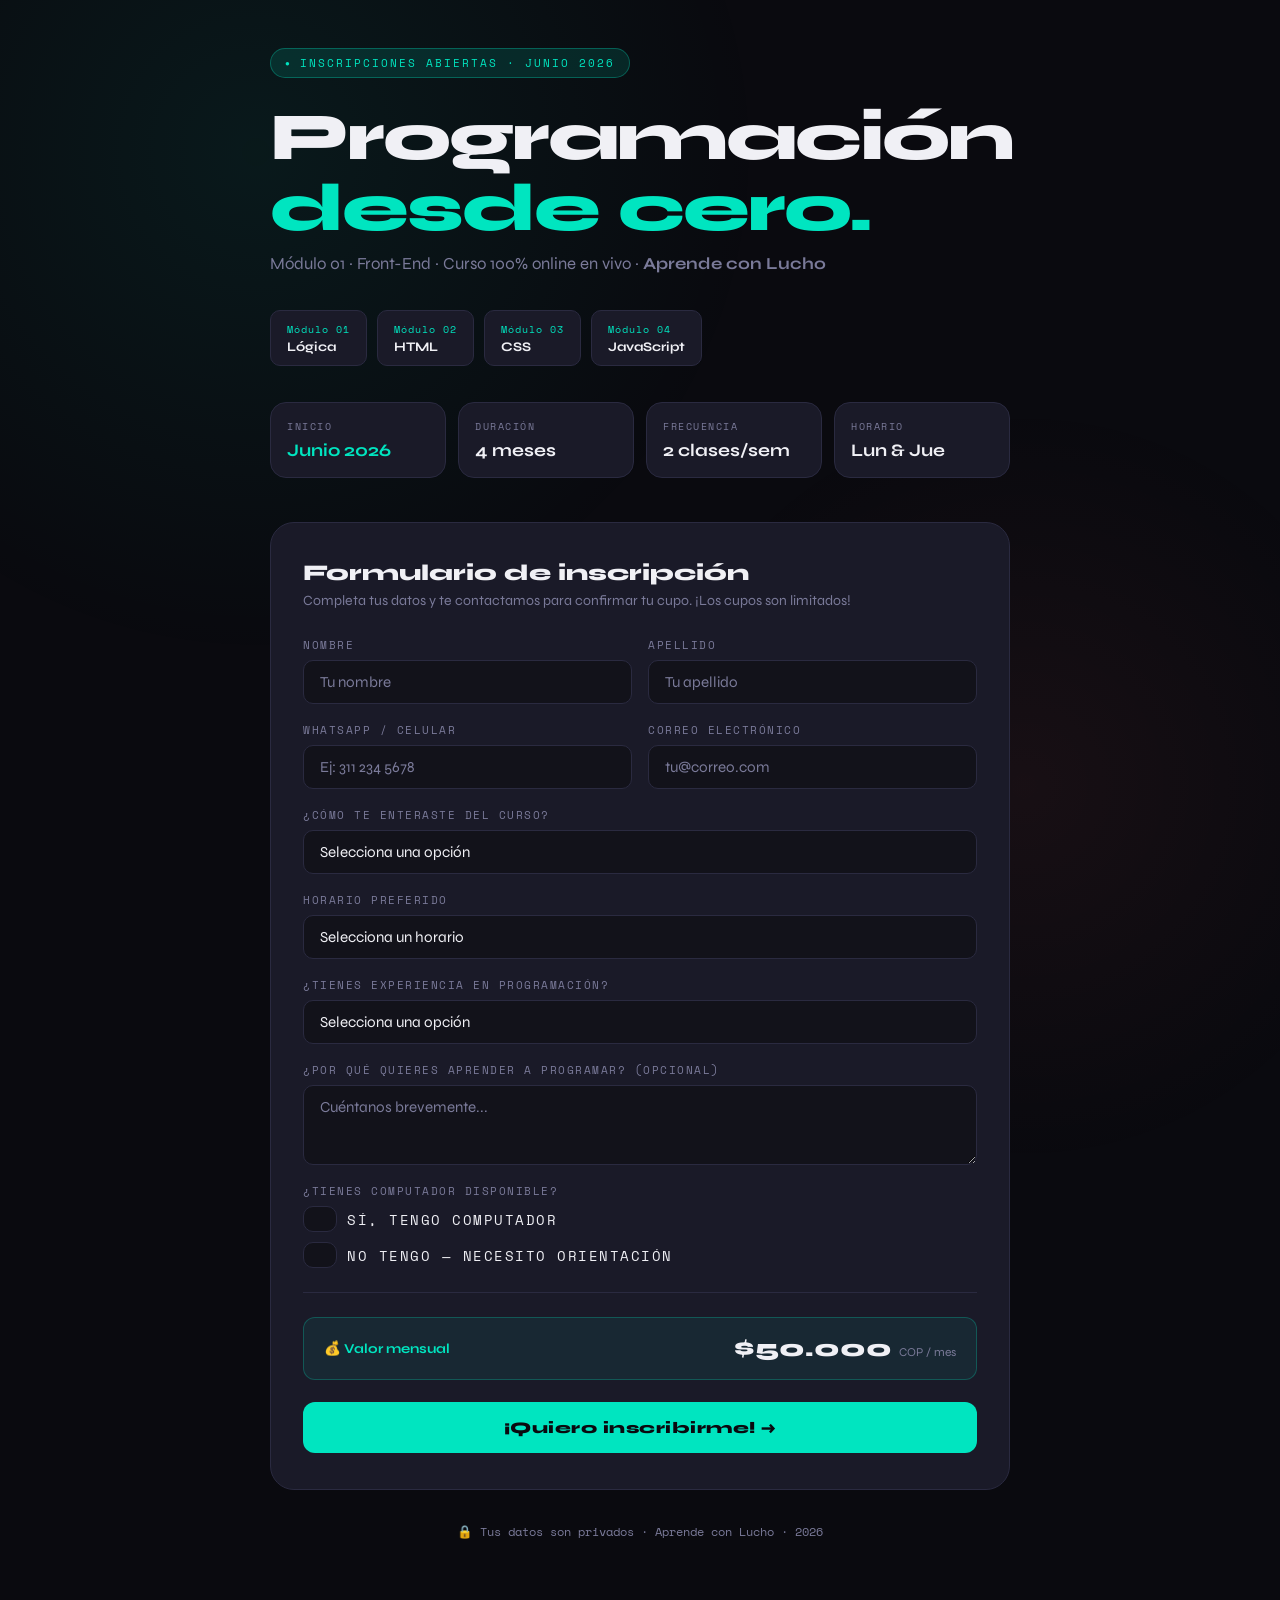
<file: index.html>
<!DOCTYPE html>
<html lang="es">
<head>
<meta charset="UTF-8">
<meta name="viewport" content="width=device-width, initial-scale=1.0">
<title>Inscripción – Aprende con Lucho</title>
<link href="https://fonts.googleapis.com/css2?family=Space+Mono:wght@400;700&family=Syne:wght@400;700;800&display=swap" rel="stylesheet">
<link rel="stylesheet" href="styles.css">
</head>
<body>
<div class="container">
  <div class="badge">INSCRIPCIONES ABIERTAS · JUNIO 2026</div>
  <h1>Programación<br><span>desde cero.</span></h1>
  <p class="subtitle">Módulo 01 · Front-End · Curso 100% online en vivo · <strong>Aprende con Lucho</strong></p>
  <div class="modules">
    <div class="mod"><span class="mod-label">Módulo 01</span><span class="mod-name">Lógica</span></div>
    <div class="mod"><span class="mod-label">Módulo 02</span><span class="mod-name">HTML</span></div>
    <div class="mod"><span class="mod-label">Módulo 03</span><span class="mod-name">CSS</span></div>
    <div class="mod"><span class="mod-label">Módulo 04</span><span class="mod-name">JavaScript</span></div>
  </div>
  <div class="info-grid">
    <div class="info-card"><div class="ic-label">Inicio</div><div class="ic-value highlight">Junio 2026</div></div>
    <div class="info-card"><div class="ic-label">Duración</div><div class="ic-value">4 meses</div></div>
    <div class="info-card"><div class="ic-label">Frecuencia</div><div class="ic-value">2 clases/sem</div></div>
    <div class="info-card"><div class="ic-label">Horario</div><div class="ic-value">Lun & Jue</div></div>
  </div>
  <div class="form-card" id="formCard">
    <div class="form-title">Formulario de inscripción</div>
    <p class="form-desc">Completa tus datos y te contactamos para confirmar tu cupo. ¡Los cupos son limitados!</p>
    
    <form id="formContent" action="https://formspree.io/f/xojbwwan" method="POST">
      <div class="form-row">
        <div class="field"><label>Nombre</label><input type="text" id="nombre" name="Nombre" placeholder="Tu nombre" required></div>
        <div class="field"><label>Apellido</label><input type="text" id="apellido" name="Apellido" placeholder="Tu apellido" required></div>
      </div>
      <div class="form-row">
        <div class="field"><label>WhatsApp / Celular</label><input type="tel" id="celular" name="WhatsApp" placeholder="Ej: 311 234 5678" required></div>
        <div class="field"><label>Correo electrónico</label><input type="email" id="email" name="Email" placeholder="tu@correo.com" required></div>
      </div>
      <div class="field">
        <label>¿Cómo te enteraste del curso?</label>
        <select id="como" name="Medio_Descubrimiento">
          <option value="" disabled selected>Selecciona una opción</option>
          <option>Instagram</option><option>WhatsApp / Un conocido</option>
          <option>TikTok</option><option>Facebook</option><option>Otro</option>
        </select>
      </div>
      <div class="field">
        <label>Horario preferido</label>
        <select id="horario" name="Horario_Preferido">
          <option value="" disabled selected>Selecciona un horario</option>
          <option>Lunes y Jueves · 8:00 – 9:00 pm</option>
          <option>Lunes y Jueves · 9:00 – 10:00 pm</option>
        </select>
      </div>
      <div class="field">
        <label>¿Tienes experiencia en programación?</label>
        <select id="experiencia" name="Experiencia_Previa">
          <option value="" disabled selected>Selecciona una opción</option>
          <option>Ninguna — voy desde cero</option>
          <option>Poquita — algo he visto</option>
          <option>Algo — conozco conceptos básicos</option>
        </select>
      </div>
      <div class="field">
        <label>¿Por qué quieres aprender a programar? (opcional)</label>
        <textarea id="motivo" name="Motivacion" placeholder="Cuéntanos brevemente..."></textarea>
      </div>
      <div class="field">
        <label>¿Tienes computador disponible?</label>
        <div class="checkbox-group">
          <label class="checkbox-row"><input type="radio" name="Tiene_PC" value="si"> <span>Sí, tengo computador</span></label>
          <label class="checkbox-row"><input type="radio" name="Tiene_PC" value="no"> <span>No tengo — necesito orientación</span></label>
        </div>
      </div>
      <hr class="divider">
      <div class="precio-box">
        <div class="precio-label">💰 Valor mensual</div>
        <div class="precio-value">$50.000 <span>COP / mes</span></div>
      </div>
      <button type="submit" class="btn-submit" id="btnEnviar">¡Quiero inscribirme! →</button>
    </form>

    <div class="success-screen" id="successScreen">
      <div class="success-icon">🎉</div>
      <h2>¡Listo!</h2>
      <p>Tu inscripción fue recibida.<br>Te contactaremos pronto por WhatsApp o correo para confirmar tu cupo.<br><br><strong class="teal">¡Bienvenido/a al curso!</strong></p>
    </div>
  </div>
  <p class="footer-note">🔒 Tus datos son privados · Aprende con Lucho · 2026</p>
</div>

<script>
const form = document.getElementById('formContent');
form.addEventListener('submit', function(event) {
  event.preventDefault(); 
  const btn = document.getElementById('btnEnviar');
  btn.disabled = true; 
  btn.textContent = 'Enviando inscripción...';

  fetch(form.action, {
    method: form.method,
    body: new FormData(form),
    headers: { 'Accept': 'application/json' }
  }).then(response => {
    if (response.ok) {
      form.style.display = 'none';
      document.getElementById('successScreen').style.display = 'block';
    } else {
      alert("¡Ups! Hubo un problema al enviar tu inscripción.");
      btn.disabled = false; btn.textContent = '¡Quiero inscribirme! →';
    }
  }).catch(() => {
    alert("Hubo un error de conexión.");
    btn.disabled = false; btn.textContent = '¡Quiero inscribirme! →';
  });
});
</script>
</body>
</html>
</file>
<file: styles.css>
*, *::before, *::after { box-sizing: border-box; margin: 0; padding: 0; }

:root {
  --bg: #0a0a0f; --surface: #12121a; --card: #1a1a28;
  --teal: #00e5c0; --teal2: #00bfa5; --accent: #ff6b6b;
  --text: #f0f0f5; --muted: #7a7a99; --border: #2a2a40; --radius: 16px;
}

body { background: var(--bg); color: var(--text); font-family: 'Syne', sans-serif; min-height: 100vh; overflow-x: hidden; }

body::before {
  content: ''; position: fixed; top: -40%; left: -20%; width: 80vw; height: 80vw;
  background: radial-gradient(circle, rgba(0,229,192,0.07) 0%, transparent 70%);
  animation: float 12s ease-in-out infinite alternate; pointer-events: none; z-index: 0;
}

body::after {
  content: ''; position: fixed; bottom: -30%; right: -10%; width: 60vw; height: 60vw;
  background: radial-gradient(circle, rgba(255,107,107,0.06) 0%, transparent 70%);
  animation: float2 15s ease-in-out infinite alternate; pointer-events: none; z-index: 0;
}

@keyframes float { to { transform: translate(4%, 6%) scale(1.05); } }
@keyframes float2 { to { transform: translate(-5%, -4%) scale(1.08); } }

.container { max-width: 780px; margin: 0 auto; padding: 48px 20px 80px; position: relative; z-index: 1; }

.badge {
  display: inline-flex; align-items: center; gap: 8px;
  background: rgba(0,229,192,0.12); border: 1px solid rgba(0,229,192,0.3);
  color: var(--teal); font-family: 'Space Mono', monospace; font-size: 11px;
  letter-spacing: 2px; padding: 6px 14px; border-radius: 999px; margin-bottom: 24px;
  animation: fadeDown 0.5s ease both;
}

.badge::before { content: '●'; font-size: 8px; animation: pulse 1.5s ease infinite; }
@keyframes pulse { 0%,100%{opacity:1} 50%{opacity:0.3} }

h1 { font-size: clamp(2.4rem, 7vw, 4.2rem); font-weight: 800; line-height: 1.05; letter-spacing: -2px; margin-bottom: 10px; animation: fadeDown 0.6s ease 0.1s both; }
h1 span { color: var(--teal); }

.subtitle { color: var(--muted); font-size: 1.05rem; margin-bottom: 36px; animation: fadeDown 0.6s ease 0.2s both; }

.modules { display: flex; flex-wrap: wrap; gap: 10px; margin-bottom: 36px; animation: fadeDown 0.6s ease 0.3s both; }

.mod { background: var(--card); border: 1px solid var(--border); border-radius: 10px; padding: 10px 16px; font-size: 0.82rem; display: flex; flex-direction: column; gap: 2px; transition: border-color 0.2s, transform 0.2s; }
.mod:hover { border-color: var(--teal); transform: translateY(-2px); }
.mod-label { font-family: 'Space Mono', monospace; font-size: 0.65rem; color: var(--teal); letter-spacing: 1px; }
.mod-name { font-weight: 700; color: var(--text); }

.info-grid { display: grid; grid-template-columns: repeat(auto-fit, minmax(150px, 1fr)); gap: 12px; margin-bottom: 44px; animation: fadeDown 0.6s ease 0.35s both; }
.info-card { background: var(--card); border: 1px solid var(--border); border-radius: var(--radius); padding: 16px; }
.info-card .ic-label { font-family: 'Space Mono', monospace; font-size: 0.62rem; letter-spacing: 1.5px; color: var(--muted); text-transform: uppercase; margin-bottom: 6px; }
.info-card .ic-value { font-size: 1.1rem; font-weight: 700; color: var(--text); }
.info-card .ic-value.highlight { color: var(--teal); }

.form-card { background: var(--card); border: 1px solid var(--border); border-radius: 24px; padding: 36px 32px; animation: fadeUp 0.7s ease 0.4s both; }
.form-title { font-size: 1.4rem; font-weight: 800; margin-bottom: 6px; }
.form-desc { color: var(--muted); font-size: 0.88rem; margin-bottom: 28px; }

.form-row { display: grid; grid-template-columns: 1fr 1fr; gap: 16px; }
@media (max-width: 520px) { .form-row { grid-template-columns: 1fr; } }

.field { display: flex; flex-direction: column; gap: 7px; margin-bottom: 18px; }
label { font-family: 'Space Mono', monospace; font-size: 0.68rem; letter-spacing: 1.5px; color: var(--muted); text-transform: uppercase; }

input, select, textarea { background: var(--surface); border: 1.5px solid var(--border); border-radius: 10px; color: var(--text); font-family: 'Syne', sans-serif; font-size: 0.95rem; padding: 12px 16px; outline: none; transition: border-color 0.2s, box-shadow 0.2s; width: 100%; -webkit-appearance: none; }
input:focus, select:focus, textarea:focus { border-color: var(--teal); box-shadow: 0 0 0 3px rgba(0,229,192,0.12); }
input::placeholder, textarea::placeholder { color: var(--muted); }

select option { background: #1a1a28; }
textarea { resize: vertical; min-height: 80px; }

.checkbox-group { display: flex; flex-direction: column; gap: 10px; }
.checkbox-row { display: flex; align-items: center; gap: 10px; cursor: pointer; }
.checkbox-row input[type=radio] { width: 18px; height: 18px; min-width: 18px; accent-color: var(--teal); cursor: pointer; }
.checkbox-row span { font-size: 0.9rem; color: var(--text); cursor: pointer; }

.divider { border: none; border-top: 1px solid var(--border); margin: 24px 0; }

.precio-box { background: rgba(0,229,192,0.07); border: 1px solid rgba(0,229,192,0.25); border-radius: 12px; padding: 16px 20px; display: flex; justify-content: space-between; align-items: center; margin-bottom: 22px; }
.precio-label { color: var(--teal); font-size: 0.85rem; font-weight: 700; }
.precio-value { font-size: 1.5rem; font-weight: 800; color: var(--text); }
.precio-value span { font-size: 0.75rem; color: var(--muted); font-weight: 400; }

.btn-submit { width: 100%; background: var(--teal); color: #0a0a0f; border: none; border-radius: 12px; font-family: 'Syne', sans-serif; font-size: 1rem; font-weight: 800; padding: 16px; cursor: pointer; letter-spacing: 0.5px; transition: background 0.2s, transform 0.15s, box-shadow 0.2s; }
.btn-submit:hover { background: #00f5d4; transform: translateY(-2px); box-shadow: 0 8px 32px rgba(0,229,192,0.3); }
.btn-submit:active { transform: translateY(0); }
.btn-submit:disabled { opacity: 0.6; cursor: not-allowed; transform: none; }

.success-screen { display: none; text-align: center; padding: 48px 20px; }
.success-icon { font-size: 4rem; margin-bottom: 20px; animation: pop 0.5s cubic-bezier(0.175,0.885,0.32,1.275) both; }
@keyframes pop { from{transform:scale(0)} to{transform:scale(1)} }

.success-screen h2 { font-size: 2rem; font-weight: 800; margin-bottom: 10px; }
.success-screen p { color: var(--muted); font-size: 0.95rem; line-height: 1.6; }
.success-screen .teal { color: var(--teal); }

@keyframes fadeDown { from { opacity: 0; transform: translateY(-18px); } to { opacity: 1; transform: translateY(0); } }
@keyframes fadeUp { from { opacity: 0; transform: translateY(24px); } to { opacity: 1; transform: translateY(0); } }

.footer-note { text-align: center; color: var(--muted); font-size: 0.78rem; margin-top: 32px; font-family: 'Space Mono', monospace; animation: fadeUp 0.6s ease 0.6s both; }
</file>
